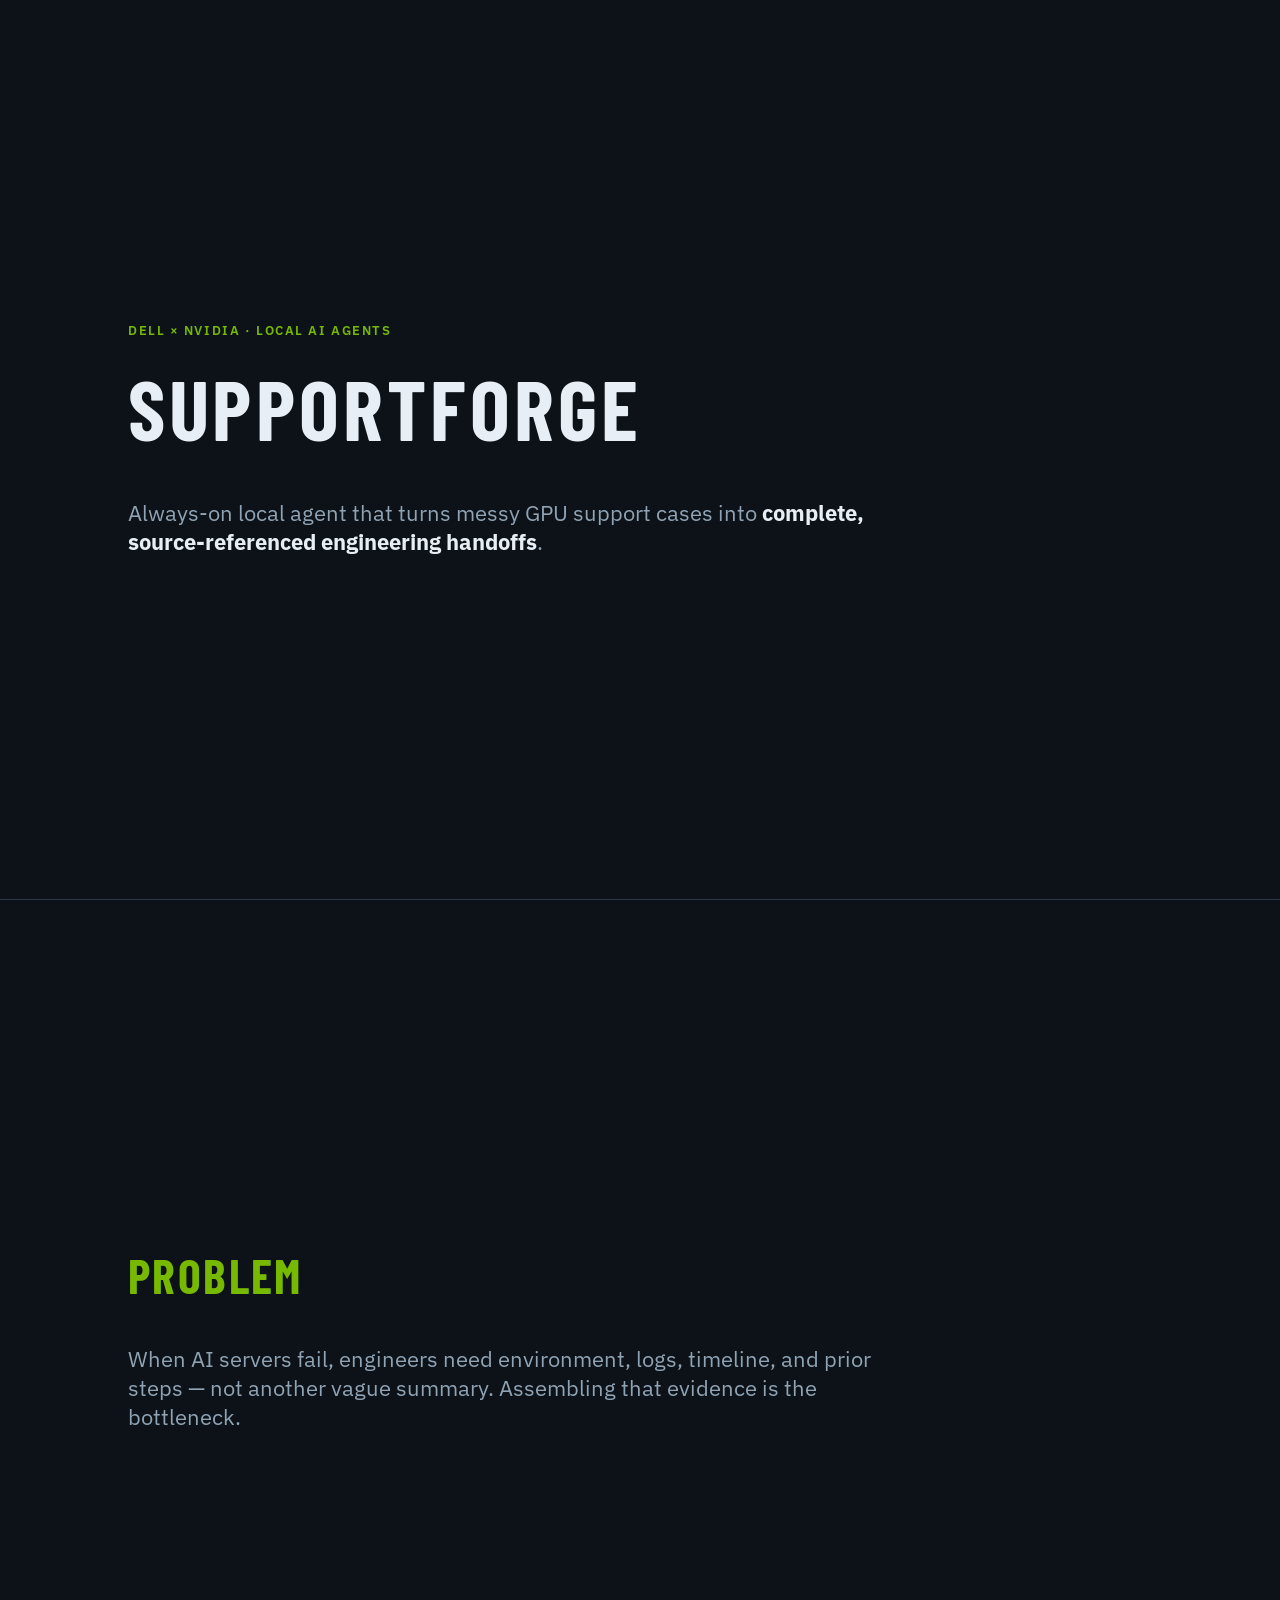
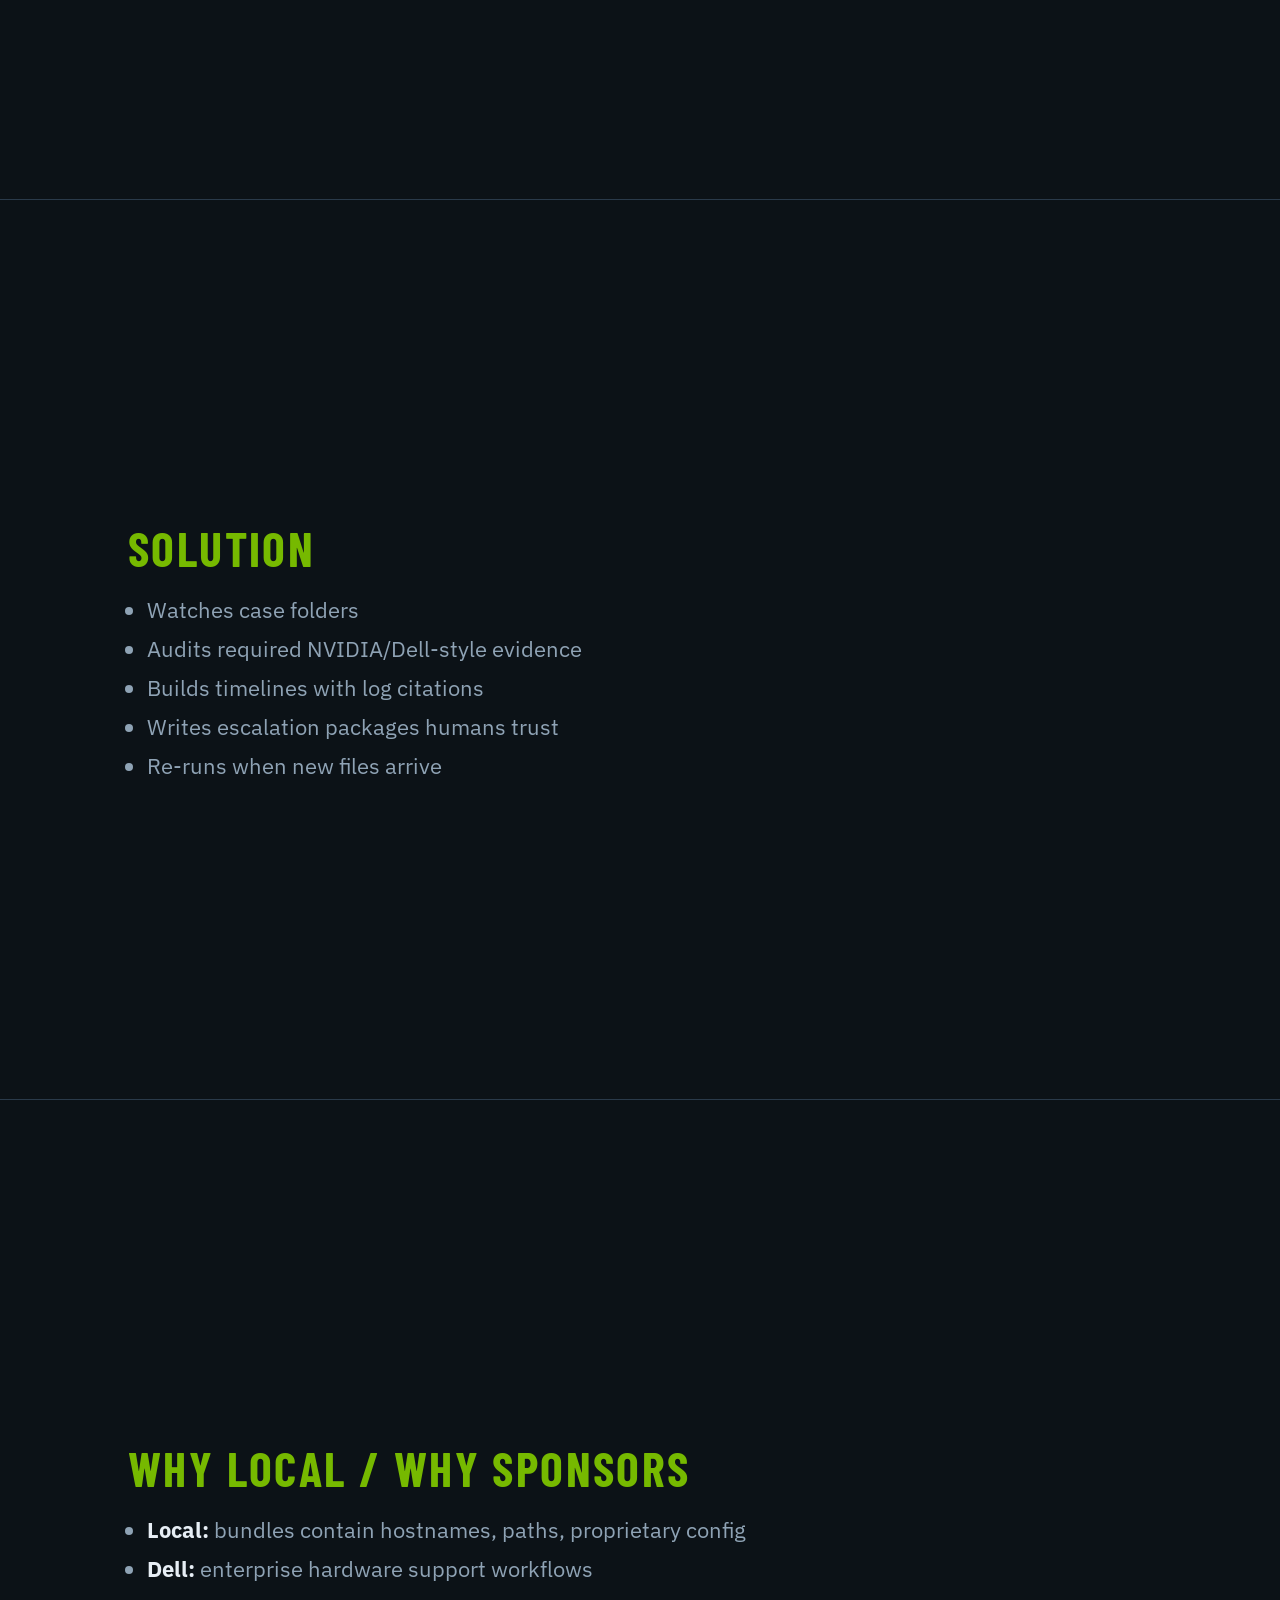
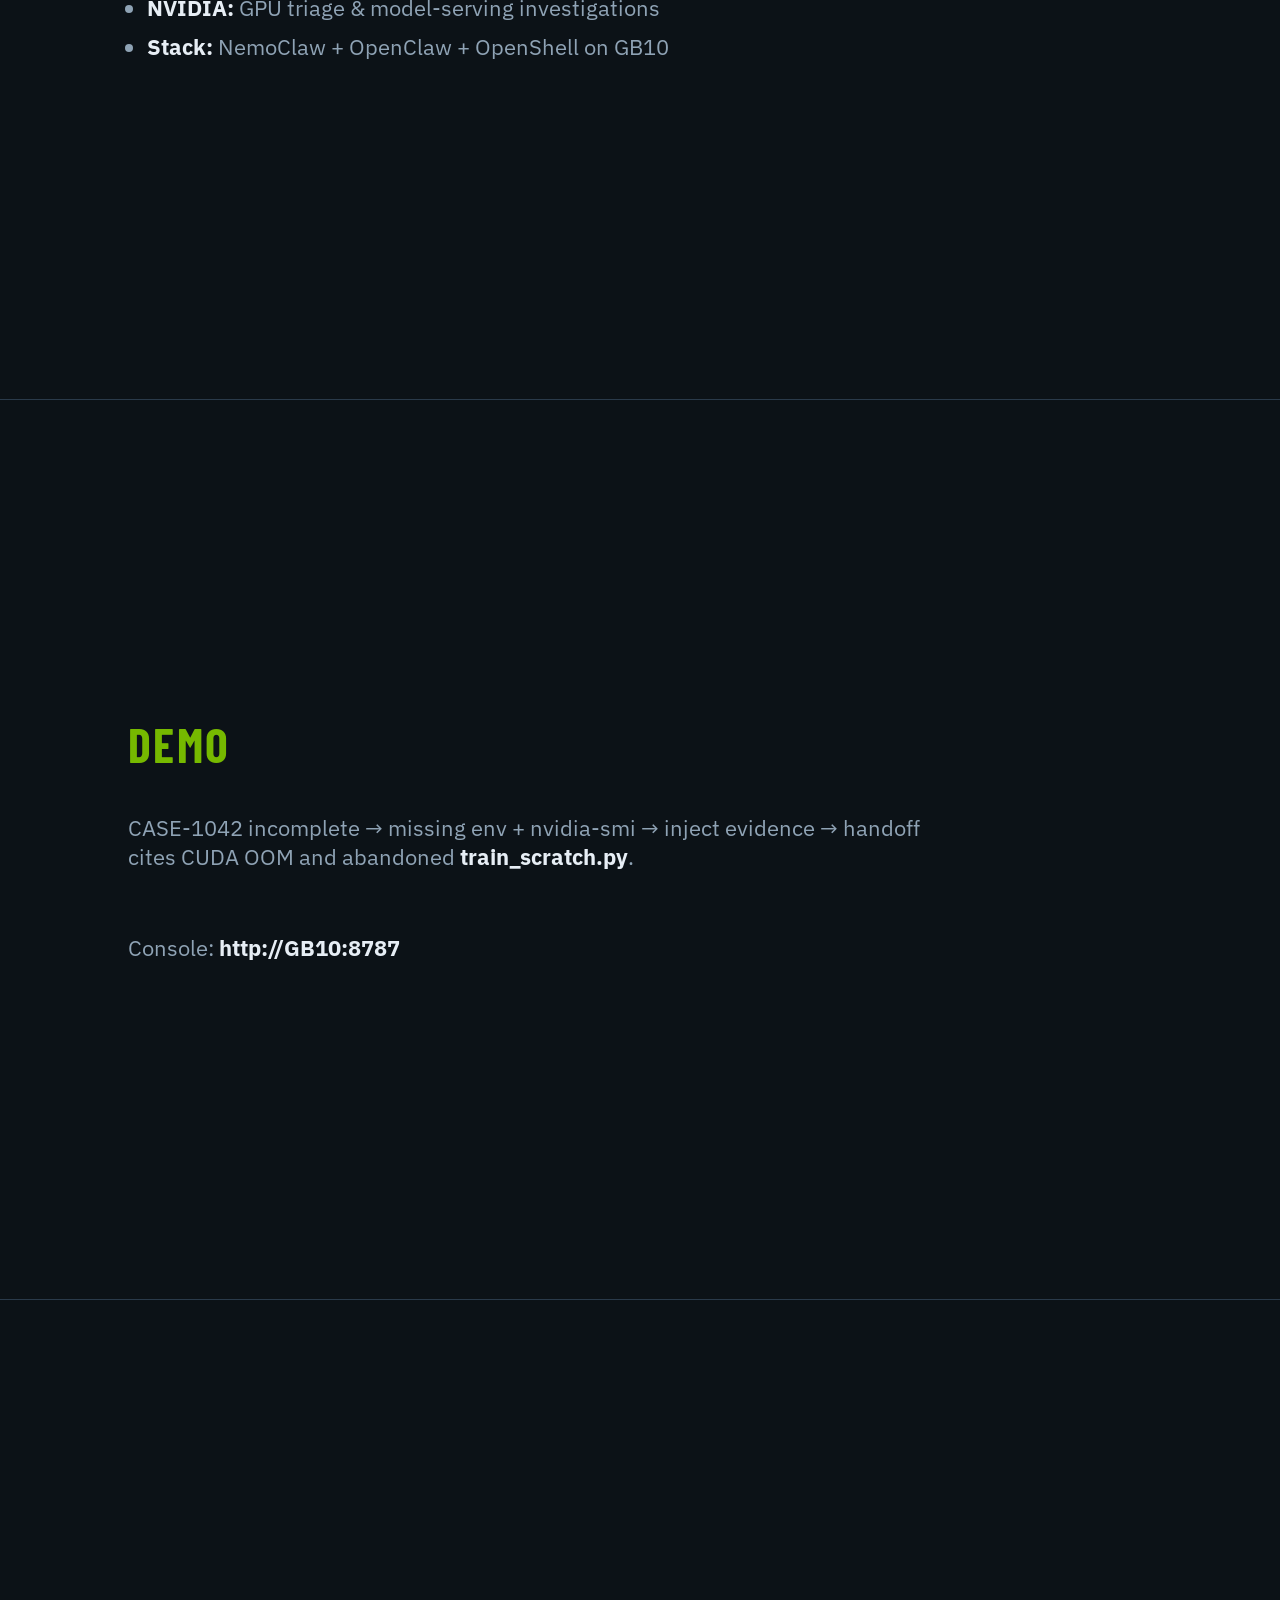
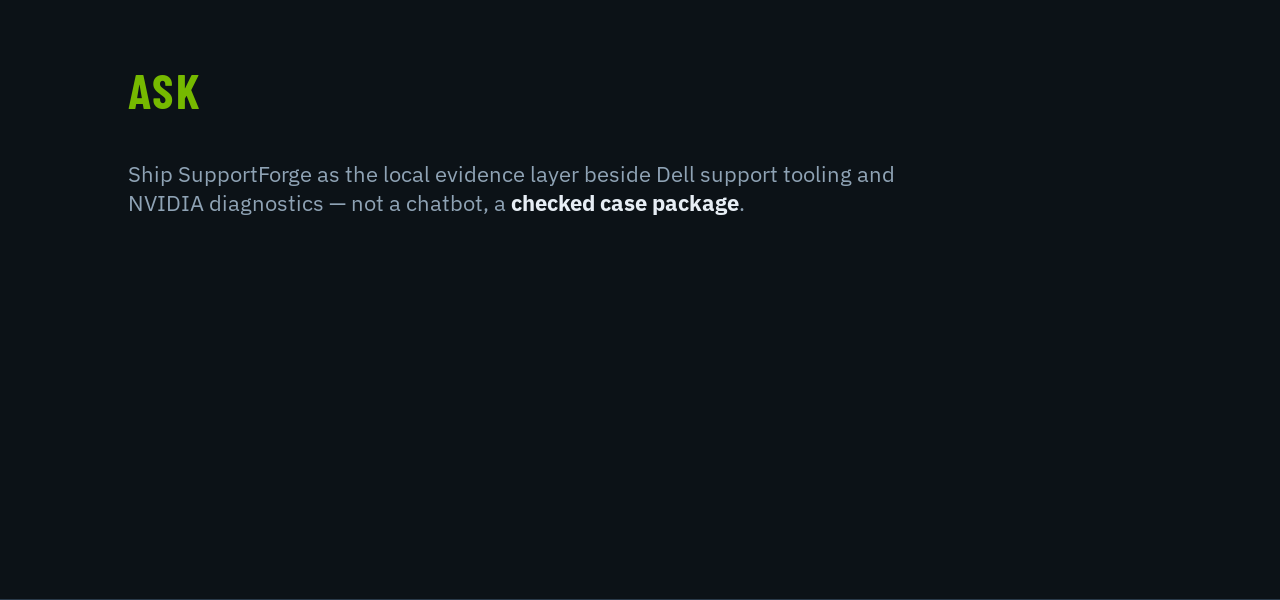
<file: pitch/index.html>
<!DOCTYPE html>
<html lang="en">
<head>
  <meta charset="UTF-8" />
  <meta name="viewport" content="width=device-width, initial-scale=1" />
  <title>SupportForge Pitch</title>
  <link href="https://fonts.googleapis.com/css2?family=Barlow+Condensed:wght@700&family=IBM+Plex+Sans:wght@400;600&display=swap" rel="stylesheet" />
  <style>
    :root { --bg:#0c1217; --ink:#e7eef5; --muted:#8fa3b5; --accent:#76b900; --line:#2a3a4a; }
    * { box-sizing: border-box; }
    body { margin:0; font-family:"IBM Plex Sans",system-ui,sans-serif; background:var(--bg); color:var(--ink); }
    .slide { min-height:100vh; padding:8vh 10vw; border-bottom:1px solid var(--line); display:flex; flex-direction:column; justify-content:center; gap:18px; }
    h1,h2 { font-family:"Barlow Condensed",sans-serif; text-transform:uppercase; letter-spacing:.05em; margin:0; }
    h1 { font-size:clamp(40px,8vw,84px); }
    h2 { font-size:clamp(28px,5vw,48px); color:var(--accent); }
    p,li { font-size:clamp(16px,2.2vw,22px); color:var(--muted); max-width:50rem; }
    strong { color:var(--ink); }
    .kicker { color:var(--accent); font-weight:600; letter-spacing:.12em; text-transform:uppercase; font-size:13px; }
    ul { margin:0; padding-left:1.2em; display:grid; gap:10px; }
  </style>
</head>
<body>
  <section class="slide">
    <div class="kicker">Dell × NVIDIA · Local AI Agents</div>
    <h1>SupportForge</h1>
    <p>Always-on local agent that turns messy GPU support cases into <strong>complete, source-referenced engineering handoffs</strong>.</p>
  </section>
  <section class="slide">
    <h2>Problem</h2>
    <p>When AI servers fail, engineers need environment, logs, timeline, and prior steps — not another vague summary. Assembling that evidence is the bottleneck.</p>
  </section>
  <section class="slide">
    <h2>Solution</h2>
    <ul>
      <li>Watches case folders</li>
      <li>Audits required NVIDIA/Dell-style evidence</li>
      <li>Builds timelines with log citations</li>
      <li>Writes escalation packages humans trust</li>
      <li>Re-runs when new files arrive</li>
    </ul>
  </section>
  <section class="slide">
    <h2>Why local / why sponsors</h2>
    <ul>
      <li><strong>Local:</strong> bundles contain hostnames, paths, proprietary config</li>
      <li><strong>Dell:</strong> enterprise hardware support workflows</li>
      <li><strong>NVIDIA:</strong> GPU triage &amp; model-serving investigations</li>
      <li><strong>Stack:</strong> NemoClaw + OpenClaw + OpenShell on GB10</li>
    </ul>
  </section>
  <section class="slide">
    <h2>Demo</h2>
    <p>CASE-1042 incomplete → missing env + nvidia-smi → inject evidence → handoff cites CUDA OOM and abandoned <strong>train_scratch.py</strong>.</p>
    <p>Console: <strong>http://GB10:8787</strong></p>
  </section>
  <section class="slide">
    <h2>Ask</h2>
    <p>Ship SupportForge as the local evidence layer beside Dell support tooling and NVIDIA diagnostics — not a chatbot, a <strong>checked case package</strong>.</p>
  </section>
</body>
</html>
</file>
